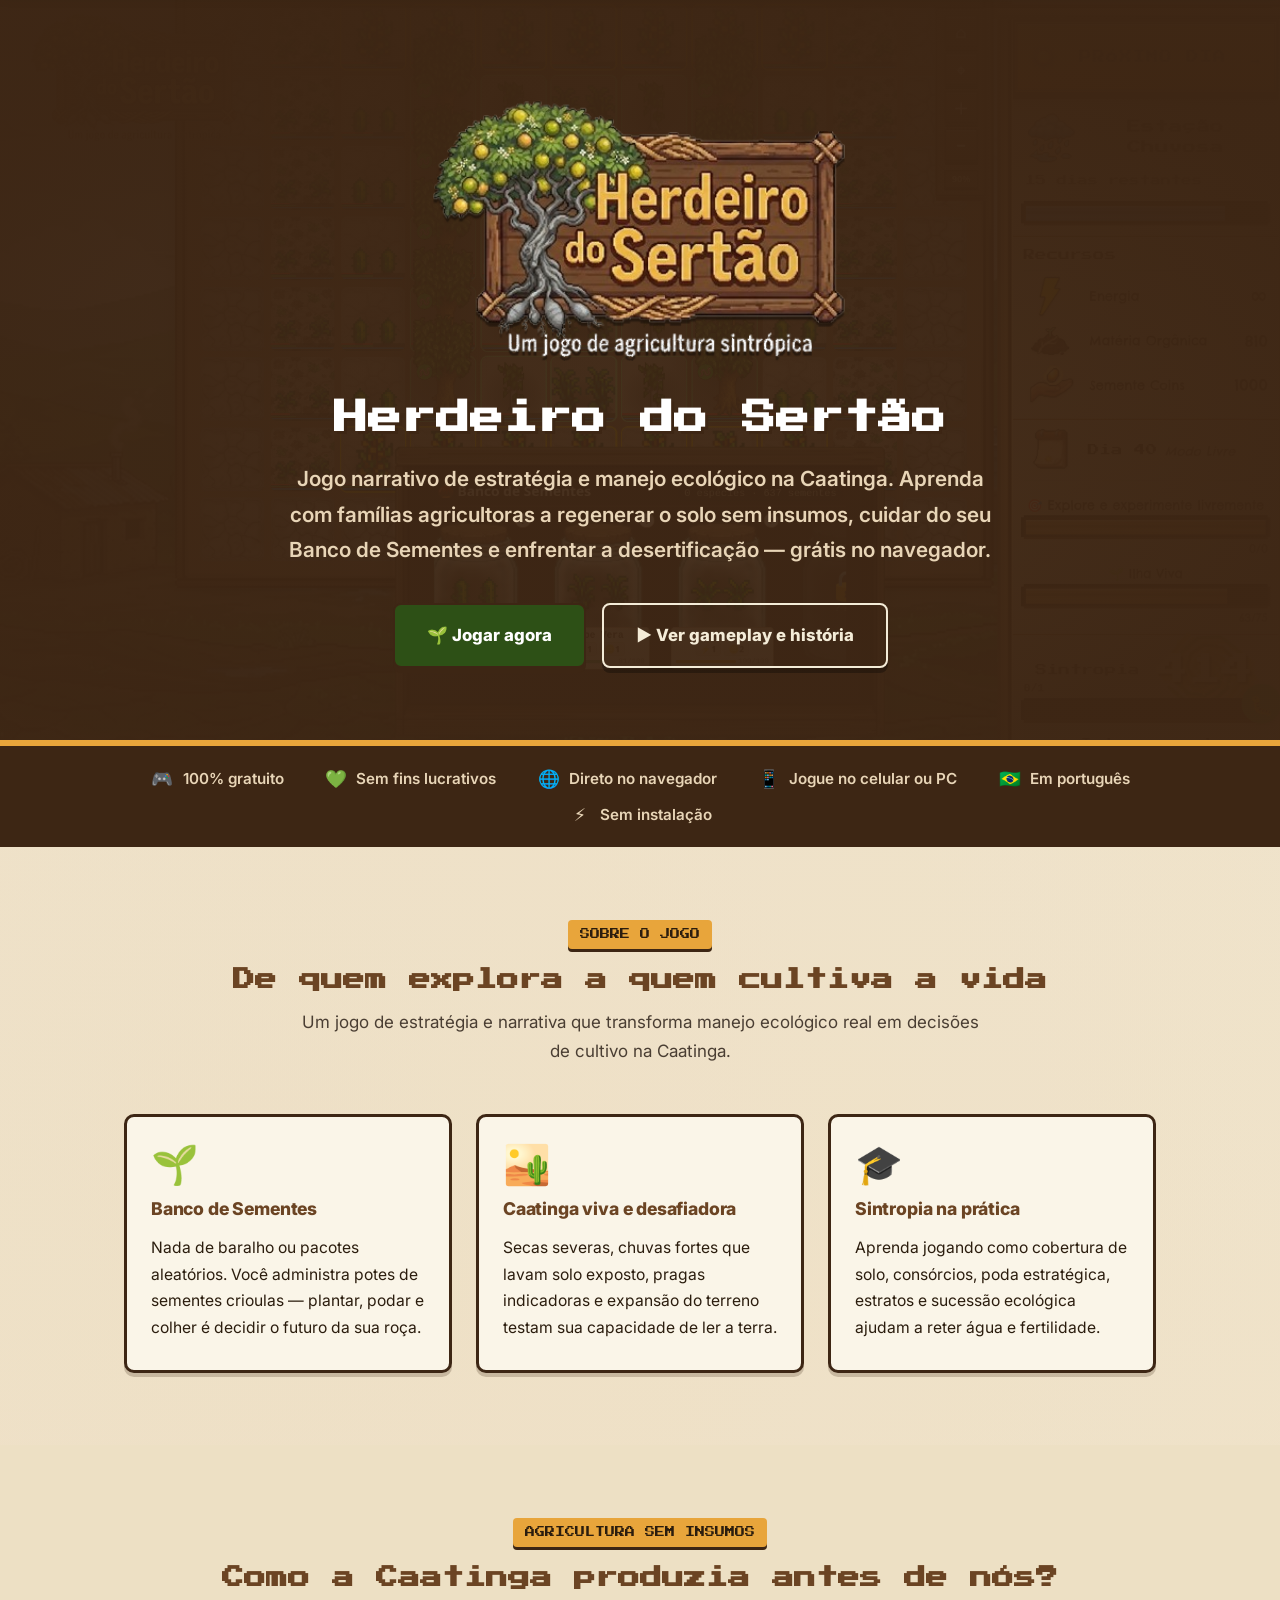
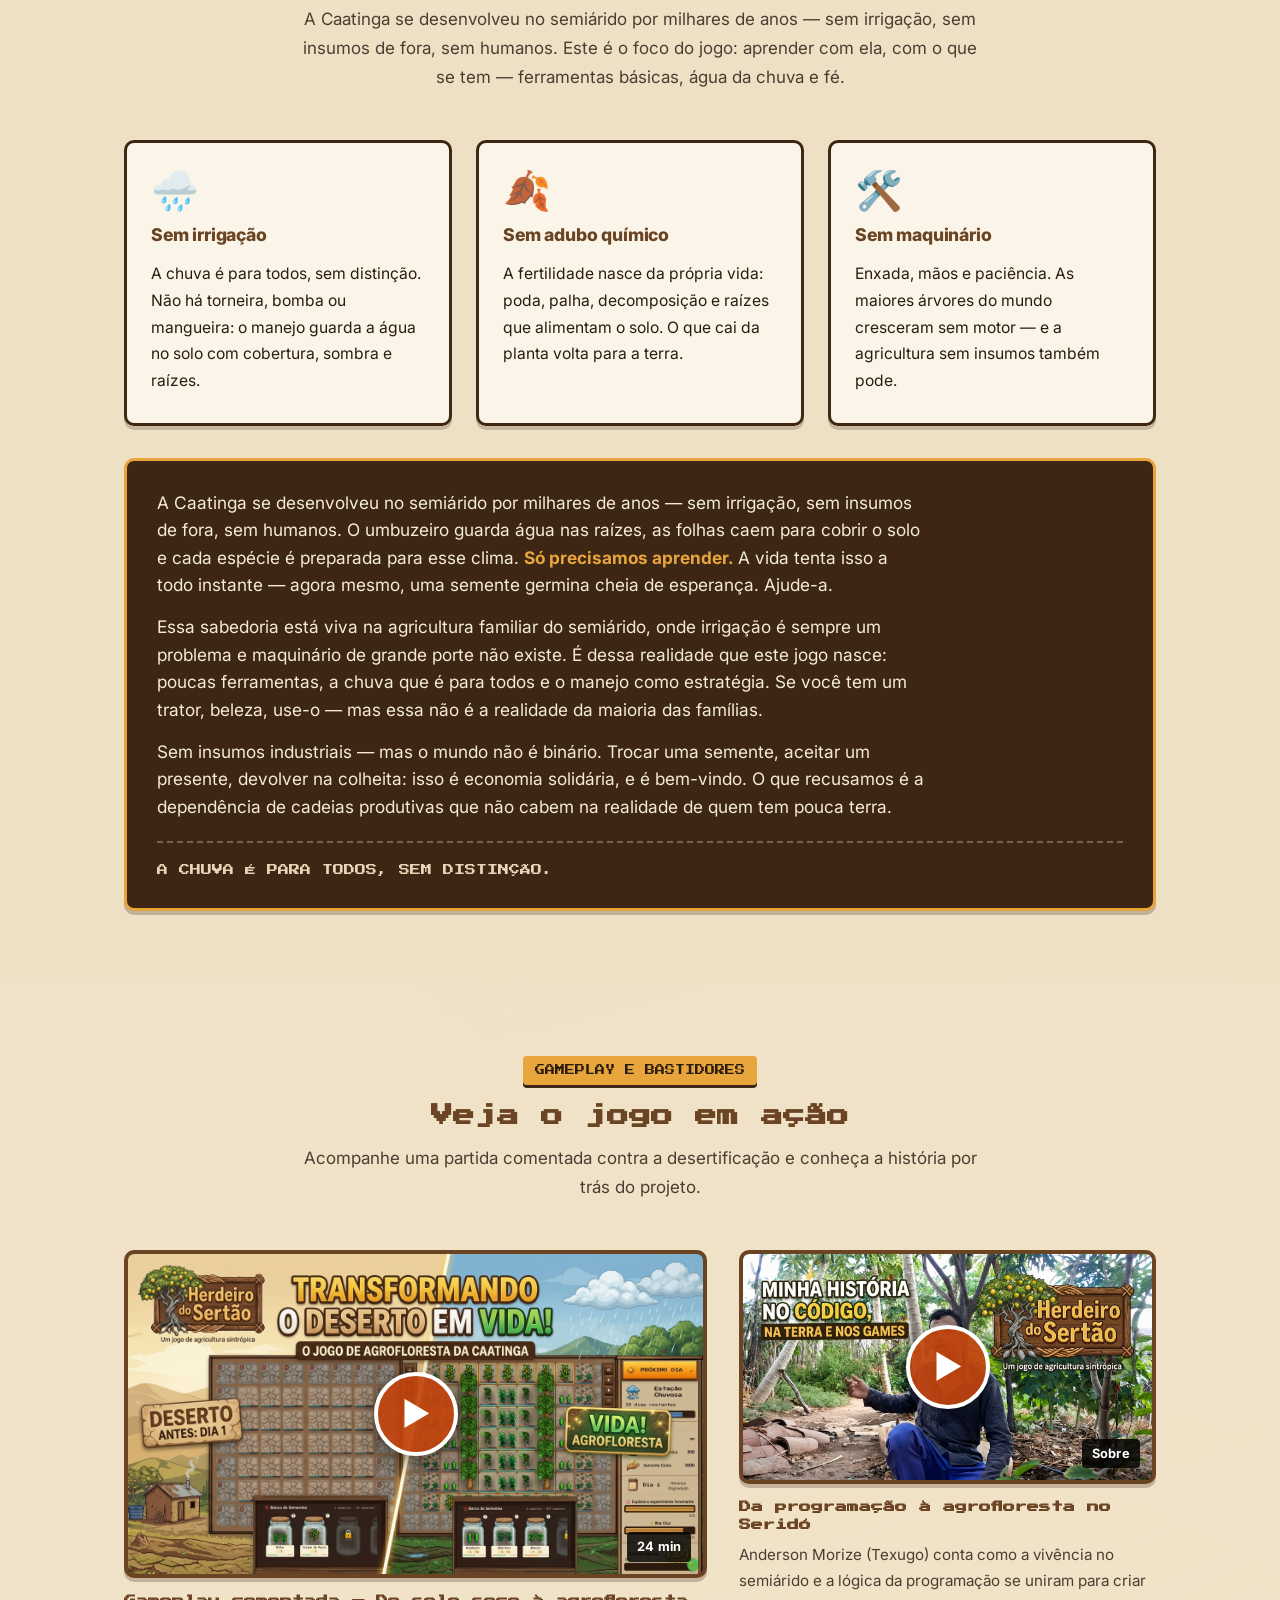
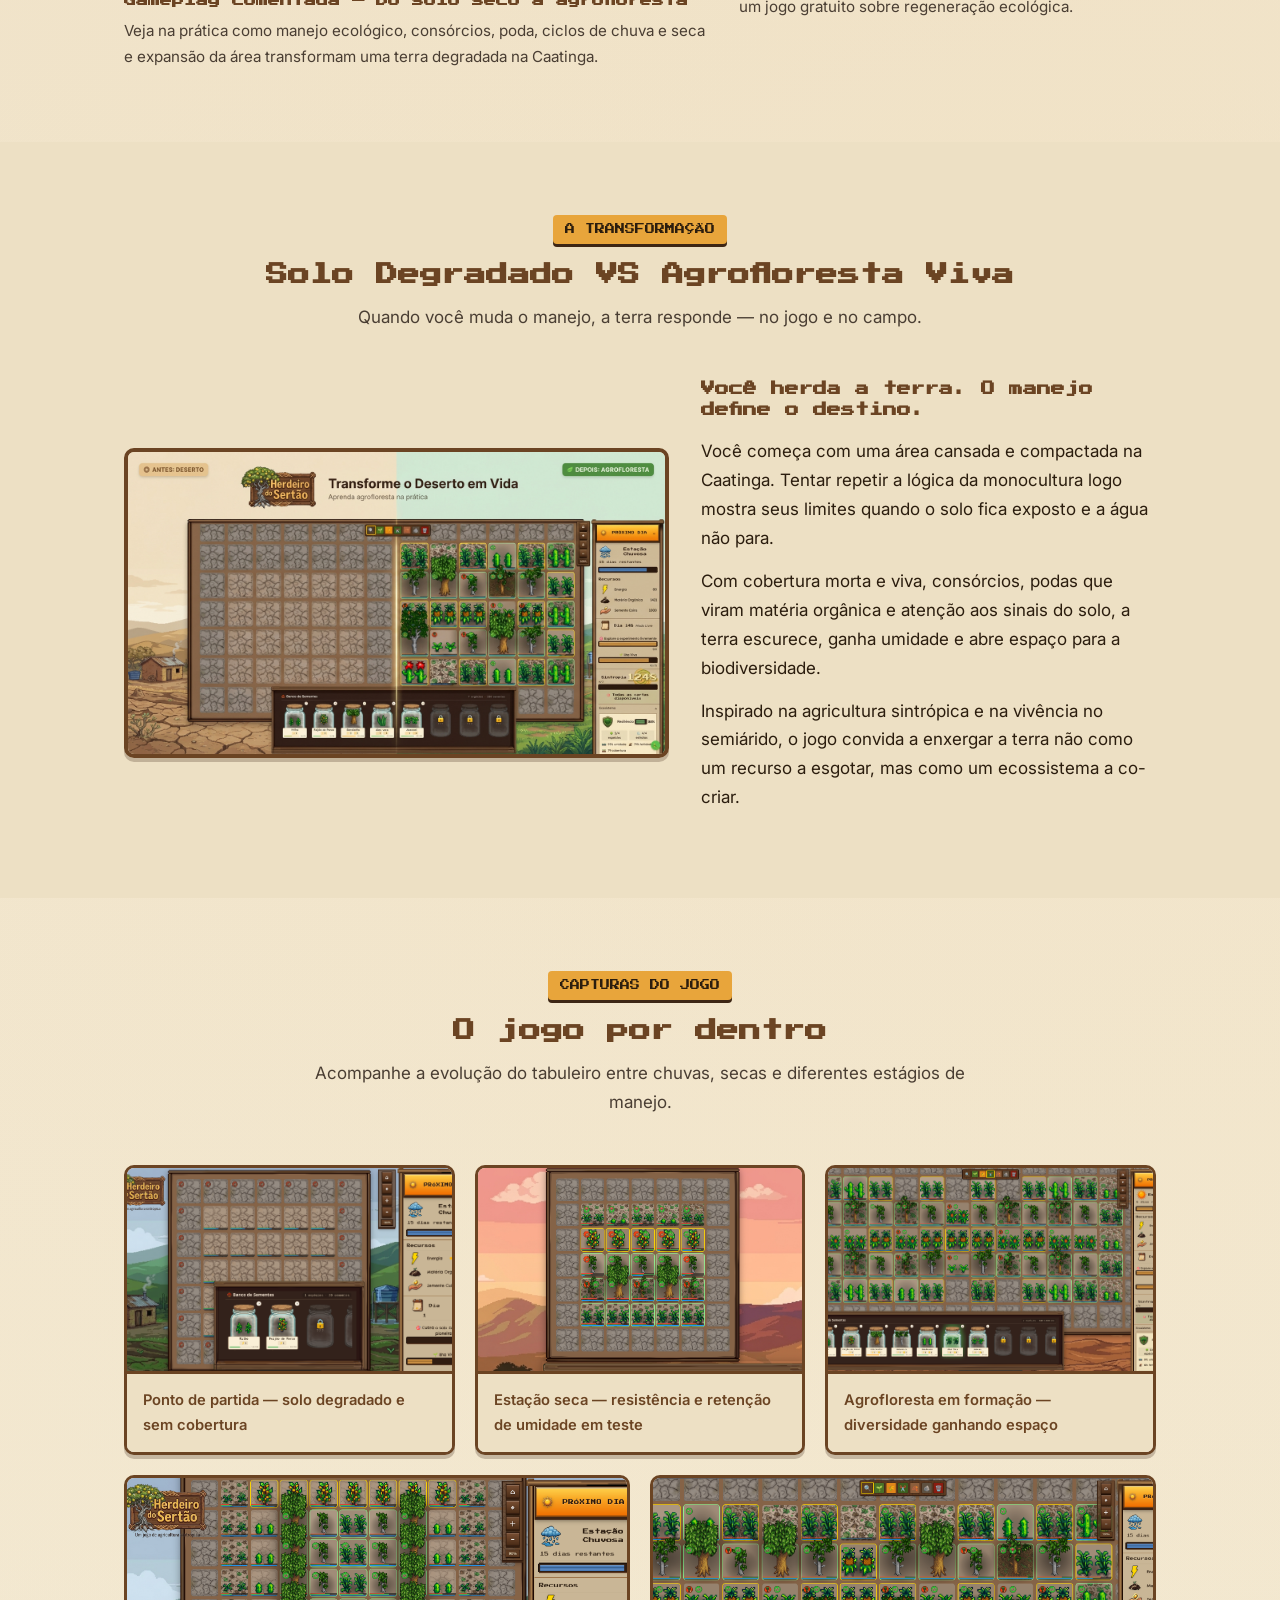
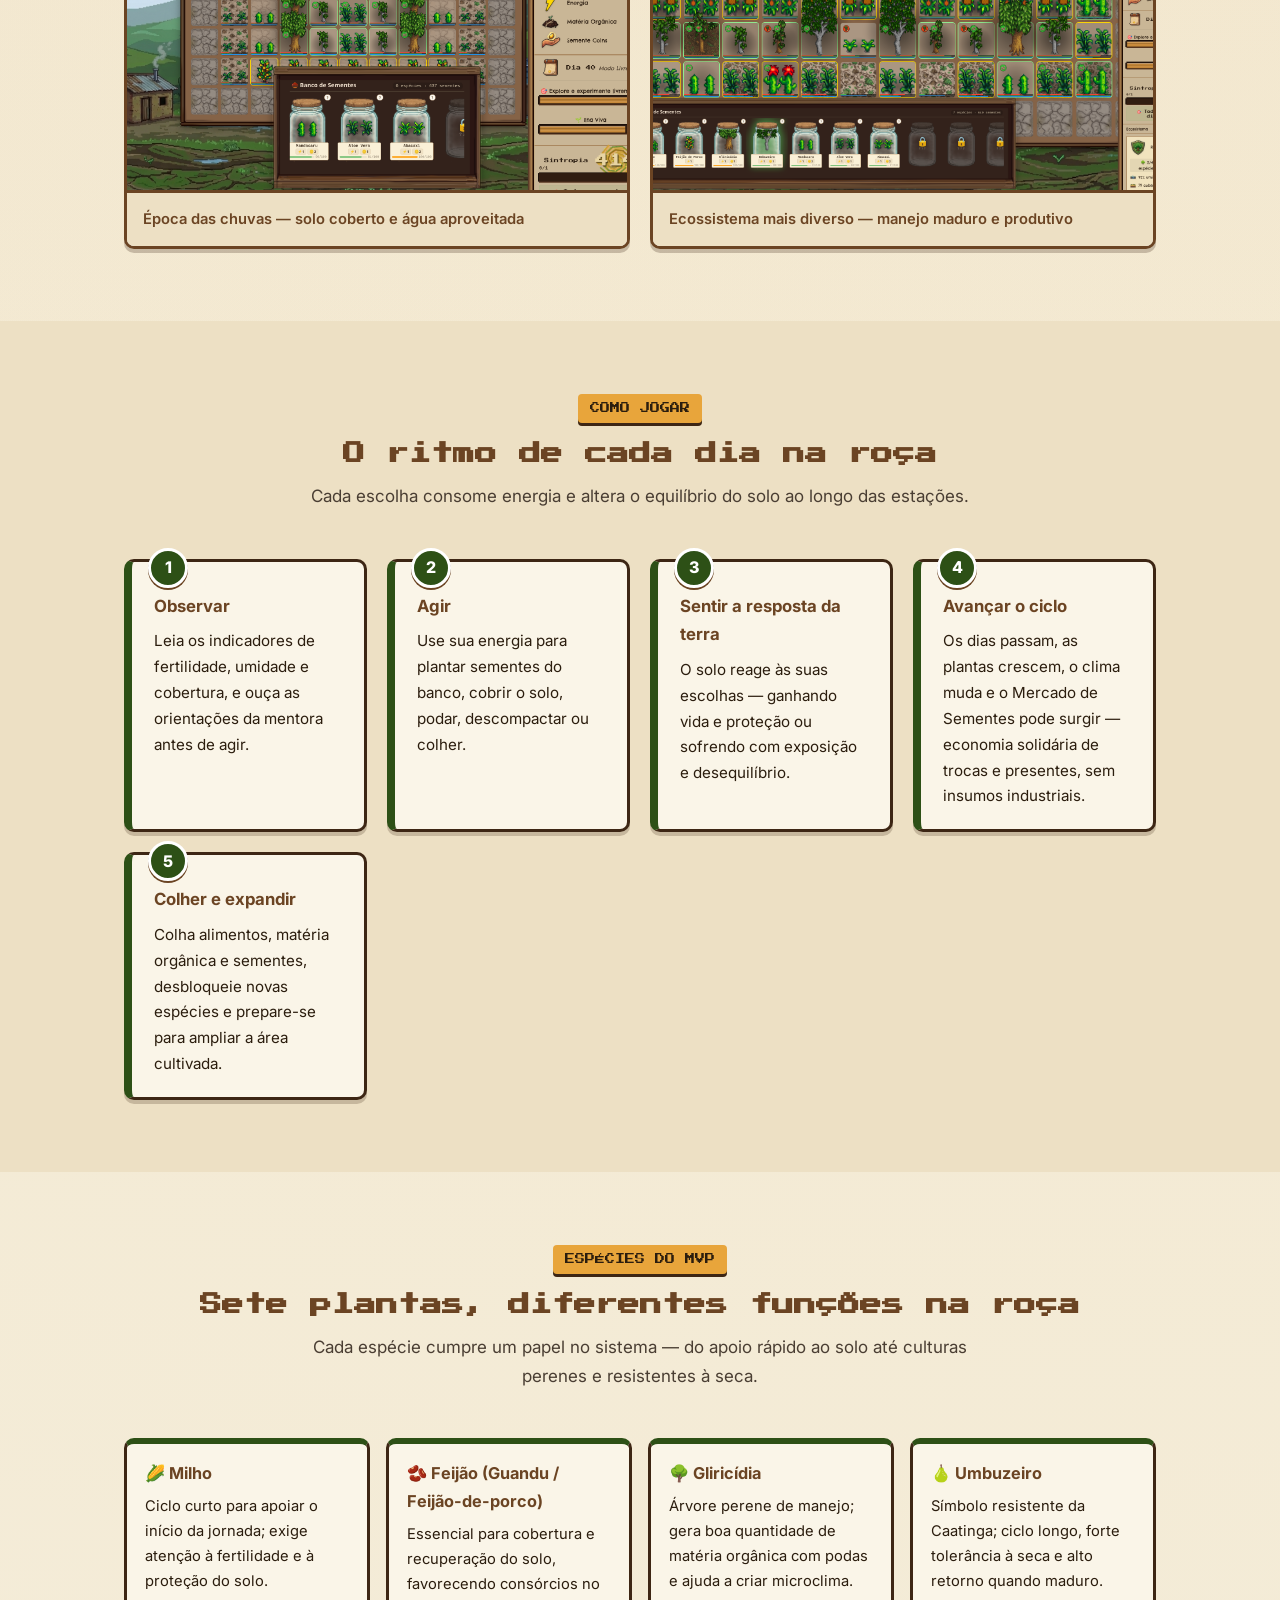
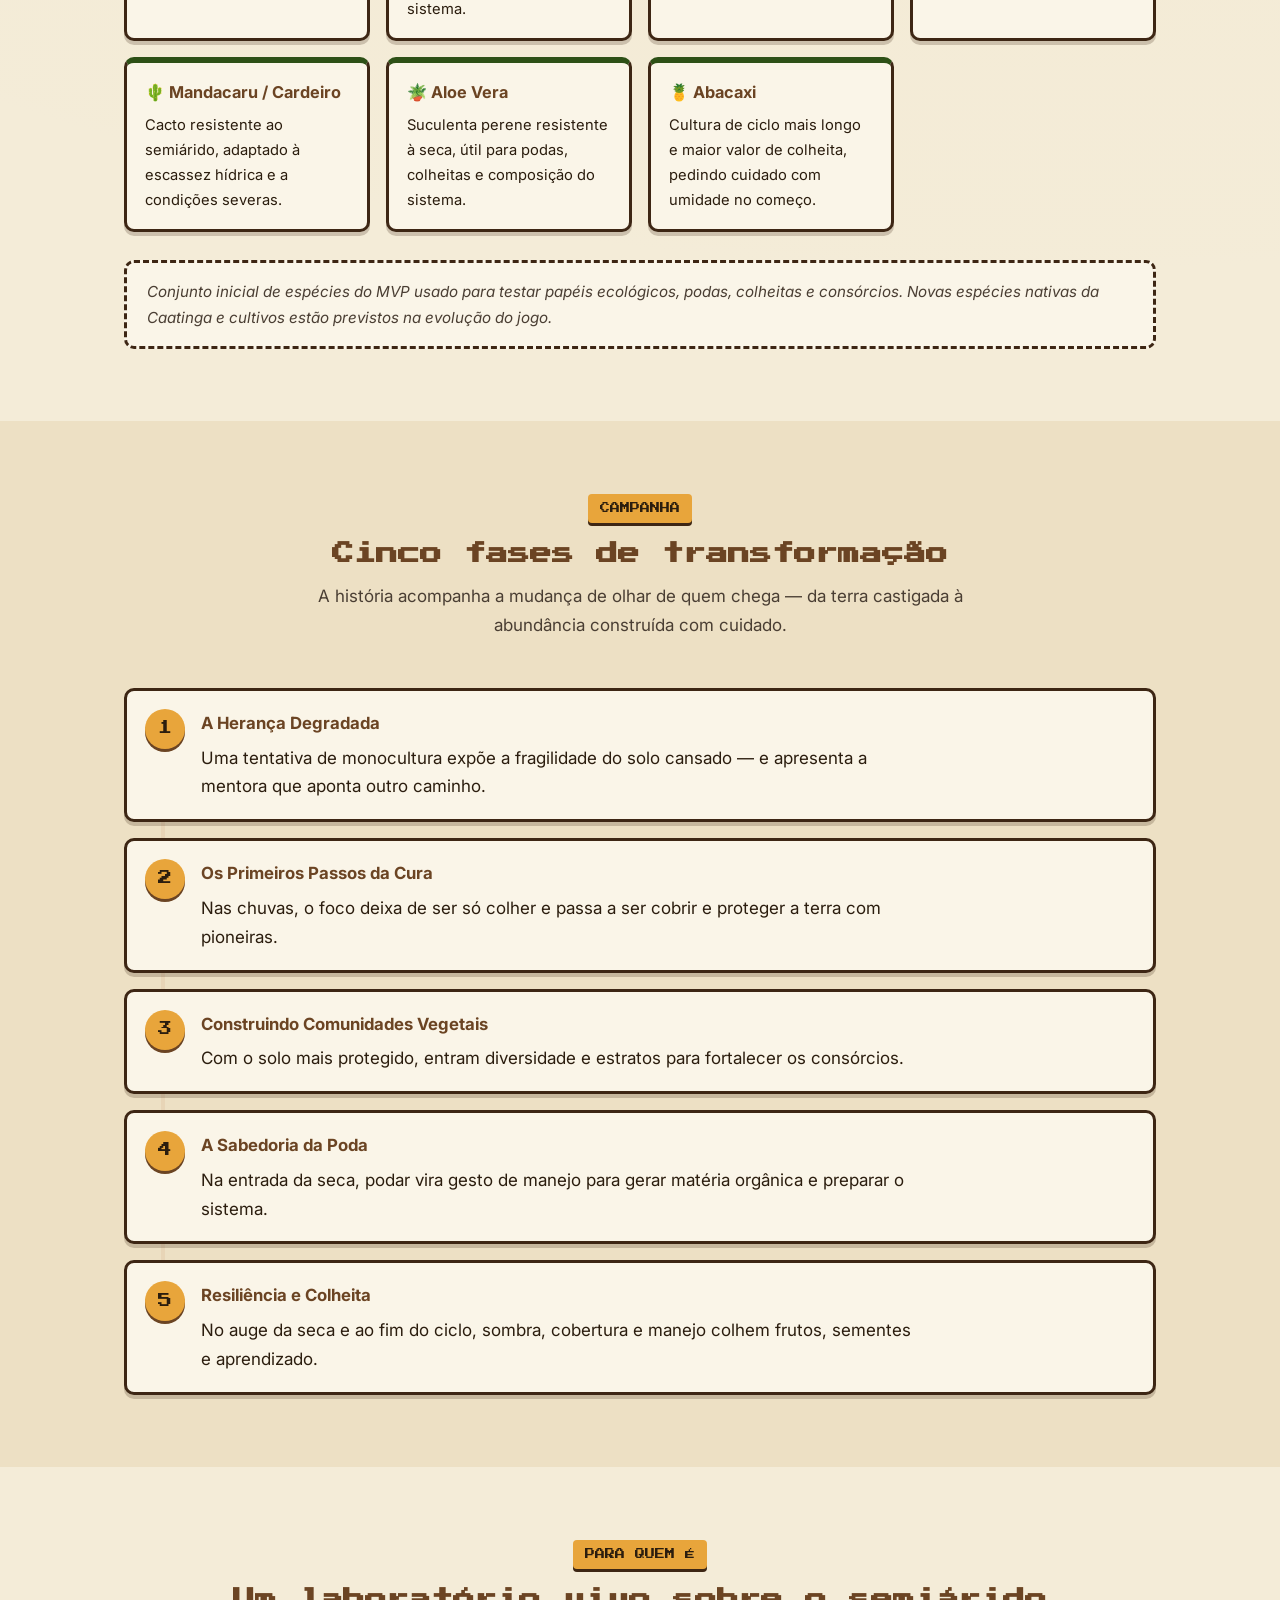
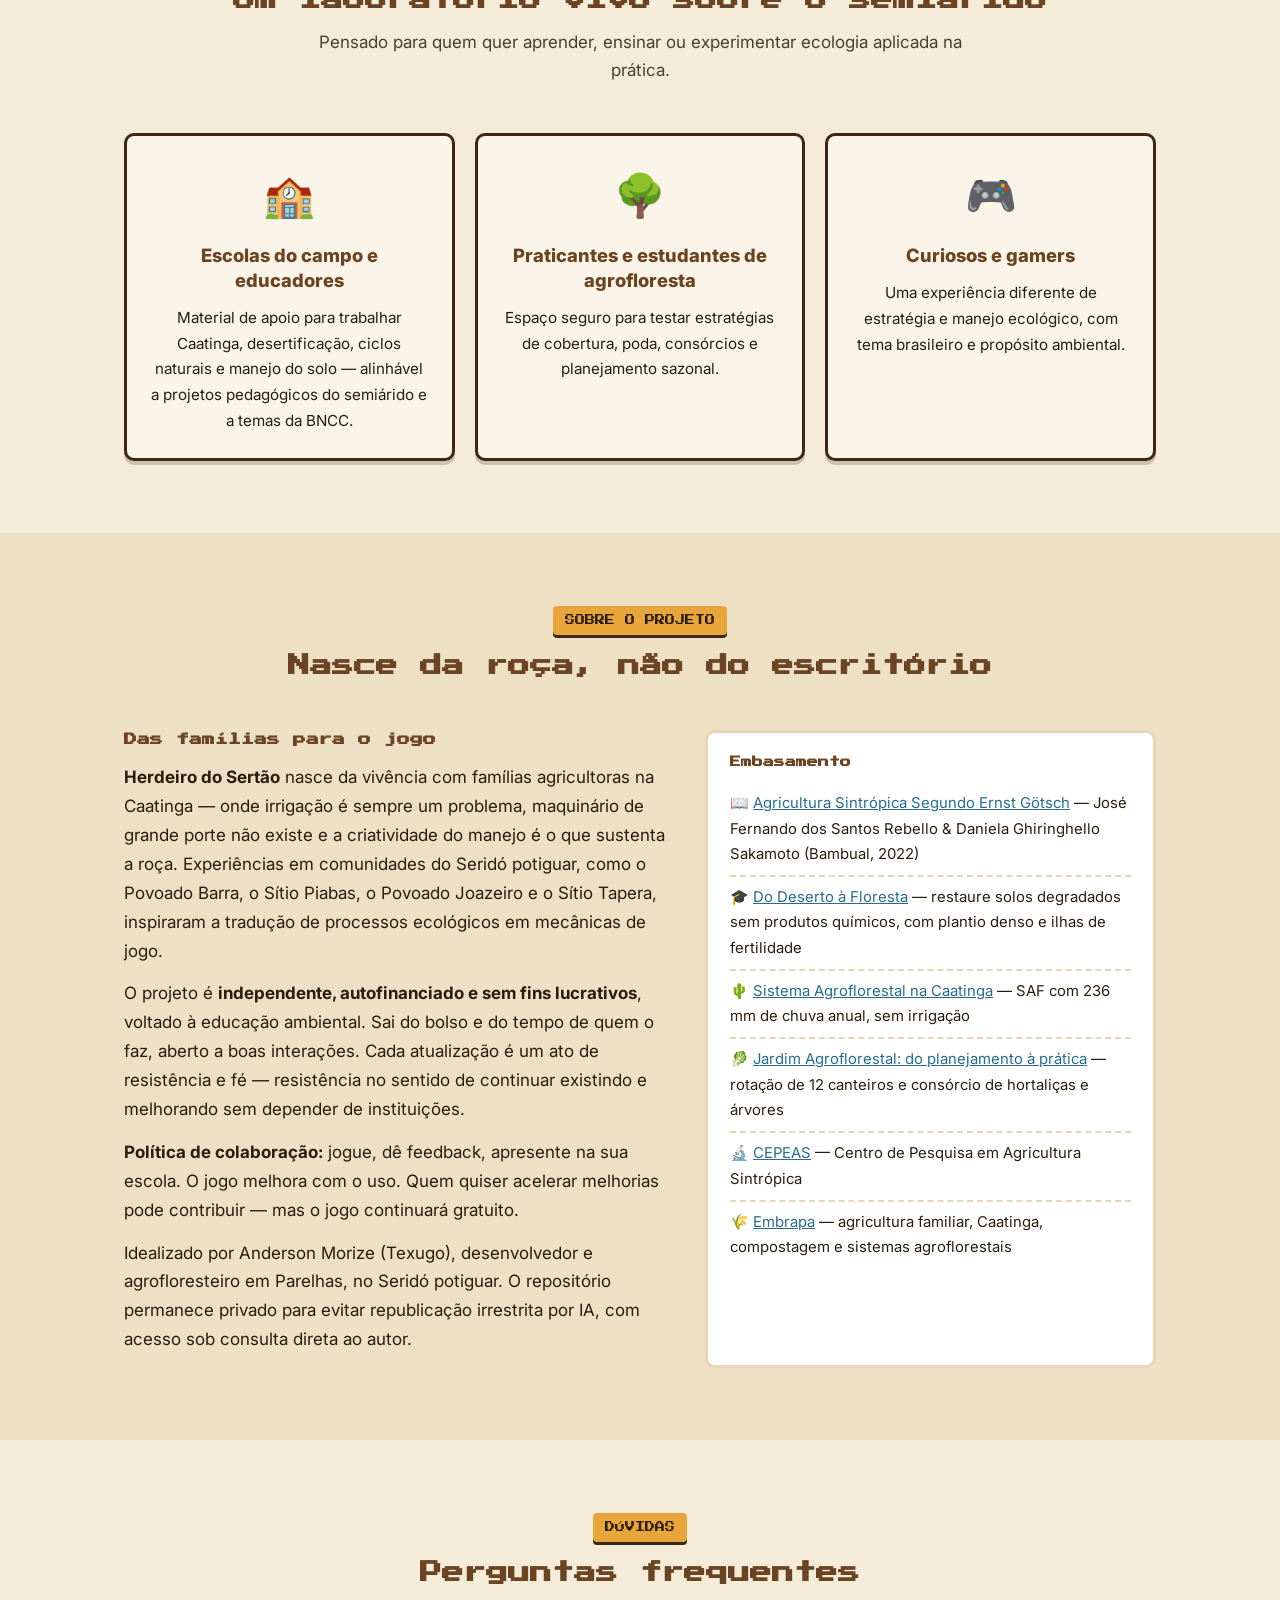
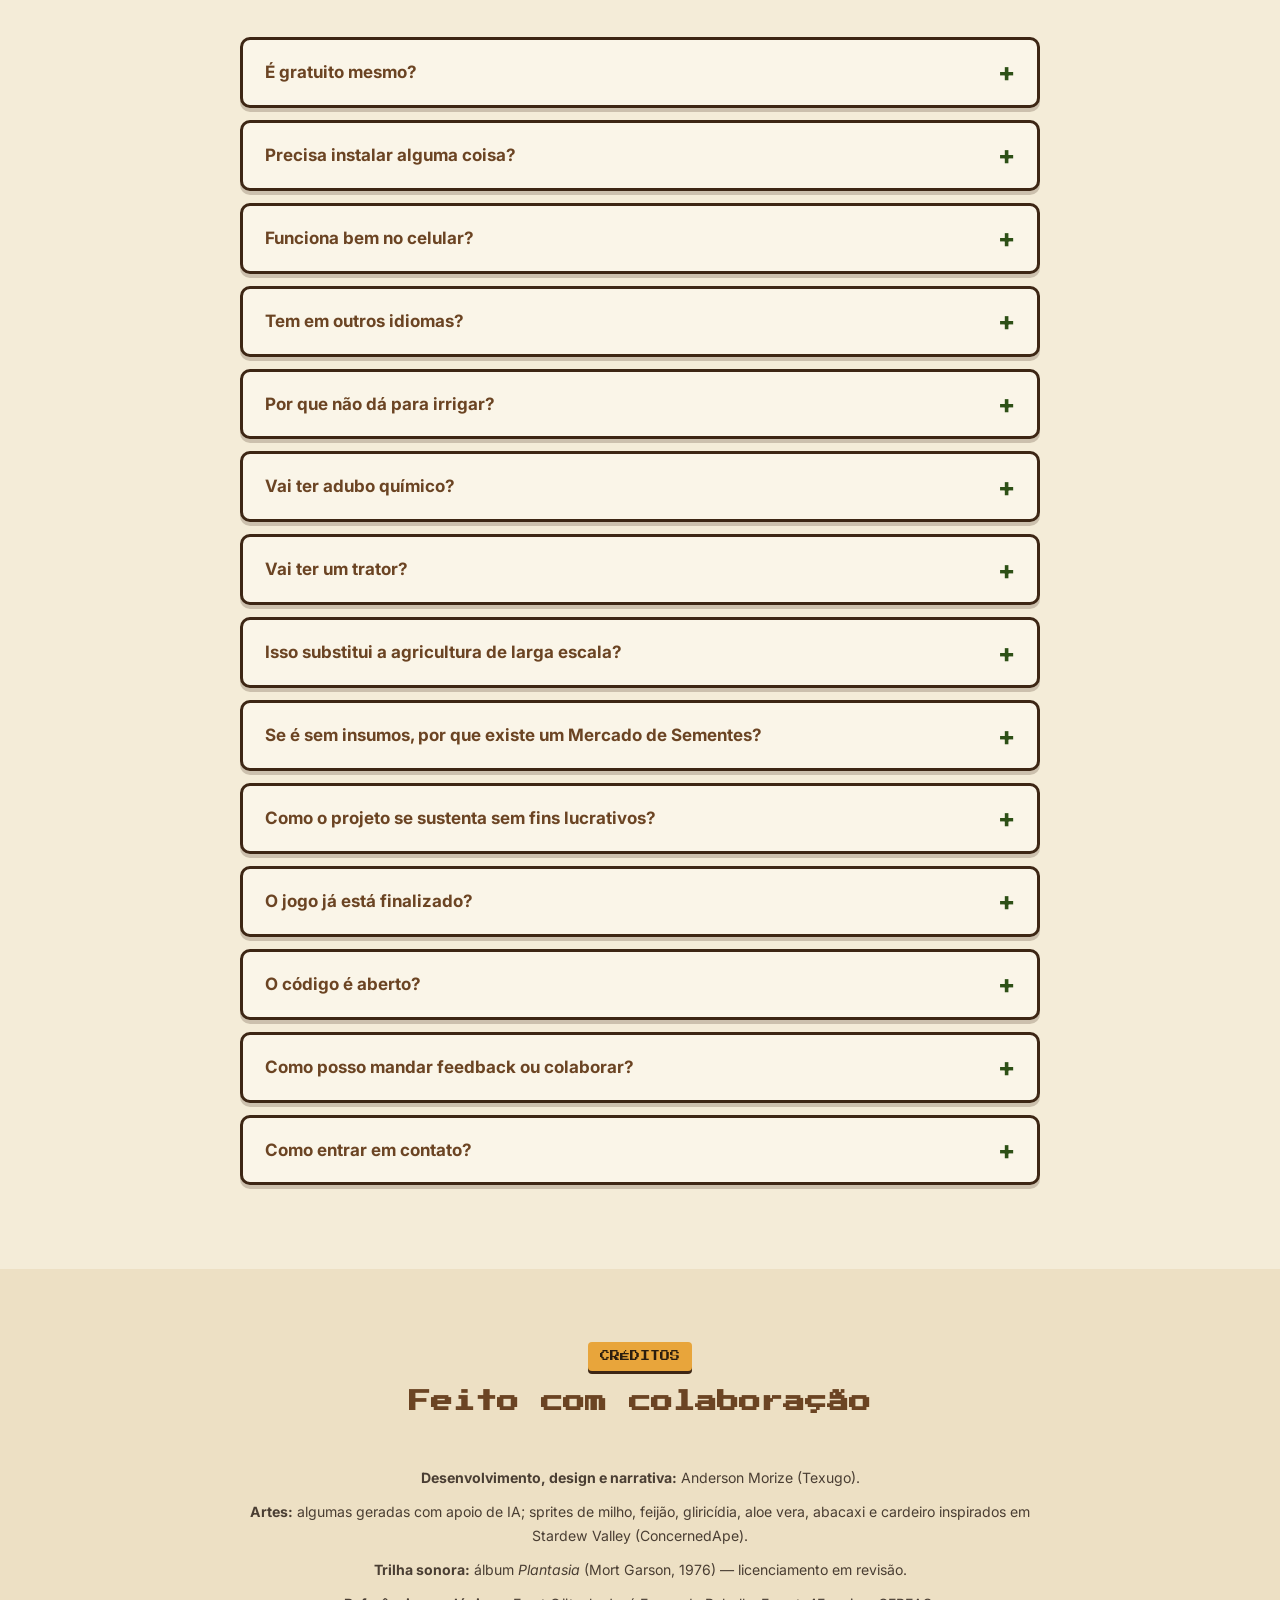
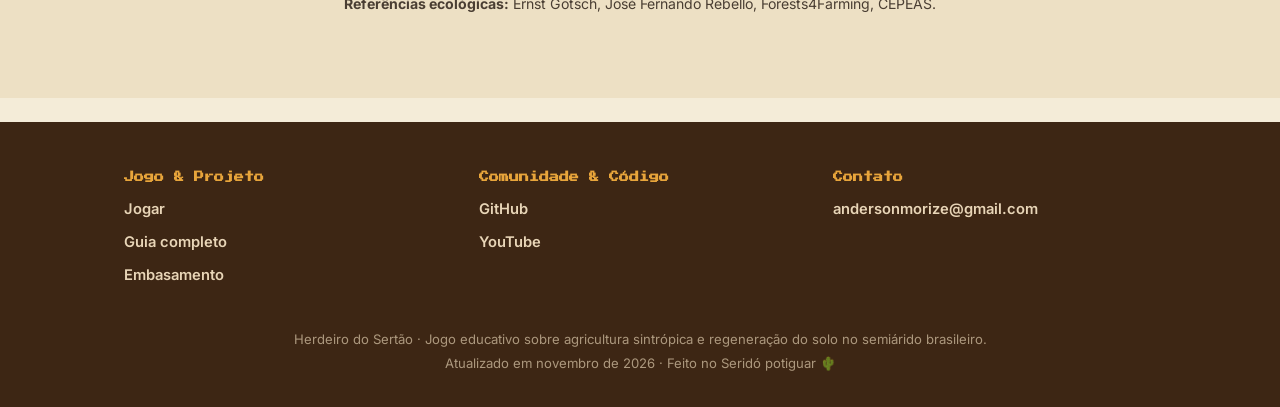
<file: index.html>
<!doctype html>
<html lang="pt-BR">
<head>
  <meta charset="UTF-8">
  <meta name="viewport" content="width=device-width, initial-scale=1.0">
  <title>Herdeiro do Sertão — Jogo Narrativo de Estratégia e Manejo Ecológico na Caatinga</title>
  <meta name="description" content="Jogo narrativo de estratégia e manejo ecológico na Caatinga. Aprenda com famílias agricultoras a regenerar o solo sem insumos, cuidar do seu Banco de Sementes e enfrentar a desertificação — grátis no navegador.">
  <meta name="keywords" content="jogo de agrofloresta, agricultura sintrópica, Caatinga, desertificação, semiárido, agricultura regenerativa, banco de sementes, sucessão ecológica, jogo educativo, jogo brasileiro, agroecologia">
  <meta name="robots" content="index, follow">
  <meta name="google-site-verification" content="_bJT1pCYPDF4nY5NDRAiO-MzxDMEI9wkncCp1XQNDOk" />
  <link rel="canonical" href="https://andersonmorize.github.io/herdeiro-do-sertao/">
  <link rel="alternate" hreflang="pt-BR" href="https://andersonmorize.github.io/herdeiro-do-sertao/">
  <link rel="alternate" hreflang="x-default" href="https://andersonmorize.github.io/herdeiro-do-sertao/">
  <link rel="alternate" type="text/markdown" href="/herdeiro-do-sertao/llms-full.txt">
  <link rel="icon" type="image/svg+xml" href="/herdeiro-do-sertao/vite.svg">

  <meta property="og:title" content="Herdeiro do Sertão — Jogo Narrativo de Estratégia e Manejo Ecológico na Caatinga">
  <meta property="og:description" content="Jogo narrativo de estratégia e manejo ecológico na Caatinga. Aprenda com famílias agricultoras a regenerar o solo sem insumos, cuidar do seu Banco de Sementes e enfrentar a desertificação — grátis no navegador.">
  <meta property="og:type" content="website">
  <meta property="og:url" content="https://andersonmorize.github.io/herdeiro-do-sertao/">
  <meta property="og:site_name" content="Herdeiro do Sertão">
  <meta property="og:locale" content="pt_BR">
  <meta property="og:image" content="https://andersonmorize.github.io/herdeiro-do-sertao/assets/tela-jogo-deserto-x-agrofloresta.jpg">
  <meta property="og:image:alt" content="Comparação entre área degradada e agrofloresta no jogo Herdeiro do Sertão">
  <meta name="twitter:card" content="summary_large_image">
  <meta name="twitter:title" content="Herdeiro do Sertão">
  <meta name="twitter:description" content="Jogo narrativo de estratégia e manejo ecológico na Caatinga. Aprenda com famílias agricultoras a regenerar o solo sem insumos, cuidar do seu Banco de Sementes e enfrentar a desertificação — grátis no navegador.">
  <meta name="twitter:image" content="https://andersonmorize.github.io/herdeiro-do-sertao/assets/tela-jogo-deserto-x-agrofloresta.jpg">

  <link rel="preconnect" href="https://fonts.googleapis.com">
  <link rel="preconnect" href="https://fonts.gstatic.com" crossorigin>
  <link href="https://fonts.googleapis.com/css2?family=Press+Start+2P&family=Inter:wght@400;600;700;800&display=swap" rel="stylesheet">

  <script type="application/ld+json">
  {
    "@context": "https://schema.org",
    "@type": "SoftwareApplication",
    "name": "Herdeiro do Sertão",
    "applicationCategory": "GameApplication",
    "operatingSystem": "Web (navegador)",
    "description": "Jogo narrativo de estratégia e manejo ecológico na Caatinga. Aprenda com famílias agricultoras a regenerar o solo sem insumos, cuidar do seu Banco de Sementes e enfrentar a desertificação — grátis no navegador.",
    "url": "https://andersonmorize.github.io/herdeiro-do-sertao/",
    "author": { "@type": "Person", "name": "Anderson Morize (Texugo)" },
    "inLanguage": "pt-BR",
    "offers": { "@type": "Offer", "price": "0", "priceCurrency": "BRL", "description": "Projeto sem fins lucrativos" },
    "audience": { "@type": "EducationalAudience", "educationalRole": "student" },
    "isAccessibleForFree": true,
    "gamePlatform": "Web browser"
  }
  </script>

  <style>
    :root {
      --ink: #2b1d0e;
      --paper: #f4ecd8;
      --paper-2: #ede0c4;
      --sand: #e8d5b7;
      --soil: #6b4423;
      --soil-dark: #3d2614;
      --leaf: #2d5016;
      --leaf-light: #4a7c28;
      --water: #2a6b8a;    /* contraste AA sobre --paper e --paper-2 */
      --sun: #e8a53b;
      --rust: #c1440e;
      --muted: #4a3e33;    /* contraste AAA sobre --paper e --paper-2 */
      --radius: 10px;
      --shadow: 0 4px 0 rgba(61, 38, 20, .25);
    }
    /* Foco visível global — acessibilidade de teclado */
    a:focus-visible,
    button:focus-visible,
    summary:focus-visible,
    .video-embed:focus-visible,
    .cta:focus-visible {
      outline: 3px solid var(--sun);
      outline-offset: 3px;
      border-radius: 4px;
    }
    * { box-sizing: border-box; margin: 0; padding: 0; }
    html { scroll-behavior: smooth; }
    body {
      font-family: 'Inter', system-ui, -apple-system, 'Segoe UI', Roboto, sans-serif;
      background: var(--paper); color: var(--ink);
      line-height: 1.7; font-size: 17px;
      background-image:
        radial-gradient(circle at 20% 10%, rgba(232, 213, 183, .5) 0, transparent 40%),
        radial-gradient(circle at 80% 30%, rgba(232, 165, 59, .08) 0, transparent 40%);
    }
    /* Limita a medida do texto corrido a ~65 caracteres */
    .section-head p,
    .card p,
    .step p,
    .sp p,
    .phase p,
    .persona p,
    .about p,
    .faq details p,
    .video-caption p {
      max-width: 65ch;
    }
    .container { max-width: 1080px; margin: 0 auto; padding: 0 24px; }
    .pixel { font-family: 'Press Start 2P', monospace; letter-spacing: 0; }

    /* ---------- HERO ---------- */
    .hero {
      position: relative; padding: 96px 0 72px; text-align: center;
      background:
        radial-gradient(ellipse at center, rgba(61,38,20,.55) 0%, rgba(61,38,20,.92) 80%),
        linear-gradient(180deg, rgba(61,38,20,.92) 0%, rgba(61,38,20,.78) 100%),
        url('assets/tela-complata-chuva-plantas.png') center/cover no-repeat;
      color: var(--paper);
      border-bottom: 6px solid var(--sun);
    }
    .hero .logo {
      max-width: 420px; width: 80%; height: auto; margin: 0 auto 28px;
      filter: drop-shadow(0 4px 0 rgba(0,0,0,.4));
    }
    .hero h1 {
      font-family: 'Press Start 2P', monospace;
      font-size: clamp(20px, 3.6vw, 34px);
      line-height: 1.35; margin-bottom: 20px;
      text-shadow: 3px 3px 0 var(--soil-dark);
      color: #fff;
    }
    .hero .tagline {
      font-size: clamp(1.05rem, 1.8vw, 1.3rem);
      max-width: 720px; margin: 0 auto 36px;
      color: var(--sand); font-weight: 600;
    }
    .hero .cta-row { display: flex; gap: 16px; justify-content: center; flex-wrap: wrap; }
    .cta {
      display: inline-flex; align-items: center; gap: 10px;
      background: var(--leaf); color: #fff;
      padding: 16px 32px; border-radius: 8px;
      text-decoration: none; font-weight: 800; font-size: 1.05rem;
      box-shadow: 0 5px 0 var(--soil-dark);
      border: 2px solid var(--soil-dark);
      transition: transform .1s, box-shadow .1s;
    }
    .cta:hover { transform: translateY(2px); box-shadow: 0 3px 0 var(--soil-dark); }
    .cta:focus-visible { outline: 3px solid var(--sun); outline-offset: 3px; }
    .cta.secondary {
      background: transparent; color: var(--paper);
      border-color: var(--paper); box-shadow: 0 5px 0 rgba(0,0,0,.3);
    }
    .cta.secondary:hover { box-shadow: 0 3px 0 rgba(0,0,0,.3); }

    /* ---------- TRUST BAR ---------- */
    .trust {
      background: var(--soil-dark); color: var(--sand);
      padding: 20px 0; font-size: .95rem;
    }
    .trust ul {
      list-style: none; display: flex; flex-wrap: wrap;
      justify-content: center; gap: 12px 40px;
    }
    .trust li {
      display: flex; align-items: center; gap: 8px;
      font-weight: 600; line-height: 1;
    }
    .trust .ico {
      font-size: 1.1rem; line-height: 1;
      display: inline-grid; place-items: center;
      width: 1.4em; height: 1.4em;
    }

    /* ---------- SECTION SHELL ---------- */
    main { padding: 0 0 24px; }
    section.block { padding: 72px 0; }
    section.block:nth-child(even) { background: var(--paper-2); }
    .section-head { text-align: center; margin-bottom: 48px; }
    .section-head .kicker {
      display: inline-block; background: var(--sun); color: var(--ink);
      font-family: 'Press Start 2P', monospace; font-size: 10px;
      padding: 6px 12px; border-radius: 4px; margin-bottom: 16px;
      box-shadow: 0 3px 0 var(--soil-dark);
    }
    .section-head h2 {
      font-family: 'Press Start 2P', monospace;
      font-size: clamp(15px, 2.4vw, 22px);
      color: var(--soil); line-height: 1.4;
      margin-bottom: 12px;
    }
    .section-head p { color: var(--muted); max-width: 680px; margin: 0 auto; }

    /* ---------- FEATURE CARDS ---------- */
    .cards { display: grid; grid-template-columns: repeat(auto-fit, minmax(260px, 1fr)); gap: 24px; }
    .card {
      background: #faf5e8;
      border: 3px solid var(--soil-dark);
      border-radius: var(--radius); padding: 28px 24px;
      box-shadow: 0 4px 0 rgba(61, 38, 20, .22);
      transition: transform .15s;
    }
    .card:hover { transform: translateY(-4px); }
    .card .emoji { font-size: 2.4rem; line-height: 1; margin-bottom: 14px; display: block; }
    .card h3 {
      font-family: 'Inter', system-ui, sans-serif;
      font-weight: 800; font-size: 1.1rem;
      color: var(--soil); margin-bottom: 14px; line-height: 1.35;
      letter-spacing: -0.01em;
    }
    .card p { font-size: .98rem; color: var(--ink); }

    /* ---------- VIDEOS ---------- */
    .video-grid { display: grid; grid-template-columns: 1fr; gap: 32px; }
    @media (min-width: 860px) { .video-grid { grid-template-columns: 1.4fr 1fr; align-items: start; } }
    .video-embed {
      position: relative; width: 100%; aspect-ratio: 16/9;
      border-radius: var(--radius); overflow: hidden; cursor: pointer;
      border: 4px solid var(--soil); box-shadow: var(--shadow);
      background: #000;
    }
    .video-embed img { width: 100%; height: 100%; object-fit: cover; display: block; }
    .video-embed .badge {
      position: absolute; bottom: 12px; right: 12px;
      background: rgba(0, 0, 0, .82); color: #fff;
      font-size: .8rem; font-weight: 700;
      padding: 4px 10px; border-radius: 4px;
      letter-spacing: .02em;
      pointer-events: none;
    }
    .video-embed .play {
      position: absolute; inset: 0; margin: auto;
      width: 84px; height: 84px; border-radius: 50%;
      background: rgba(193, 68, 14, .92); color: #fff;
      border: 4px solid #fff; font-size: 32px;
      display: grid; place-items: center;
      transition: transform .15s, background .15s;
      box-shadow: 0 6px 24px rgba(0,0,0,.5);
    }
    .video-embed:hover .play { transform: scale(1.08); background: var(--rust); }
    .video-embed iframe { width: 100%; height: 100%; border: 0; display: block; }
    .video-caption { margin-top: 14px; }
    .video-caption h3 { font-family: 'Press Start 2P', monospace; font-size: 12px; color: var(--soil); margin-bottom: 8px; line-height: 1.5; }
    .video-caption p { font-size: .95rem; color: var(--muted); }

    /* ---------- TRANSFORMATION ---------- */
    .transform {
      display: grid; grid-template-columns: 1fr; gap: 32px; align-items: center;
    }
    @media (min-width: 800px) { .transform { grid-template-columns: 1.2fr 1fr; } }
    .transform img {
      width: 100%; height: auto; border-radius: var(--radius);
      border: 4px solid var(--soil); box-shadow: var(--shadow);
    }
    .transform h3 { font-family: 'Press Start 2P', monospace; font-size: 14px; color: var(--soil); margin-bottom: 16px; line-height: 1.5; }
    .transform p { margin-bottom: 14px; }
    .transform .vs {
      display: inline-flex; align-items: center; justify-content: center;
      background: var(--rust); color: #fff;
      font-family: 'Press Start 2P', monospace; font-size: 10px;
      padding: 4px 10px; border-radius: 4px;
      margin: 0 8px; vertical-align: middle;
      line-height: 1; height: 22px;
      transform: translateY(-2px);
    }

    /* ---------- GALLERY ---------- */
    .gallery {
      display: grid;
      grid-template-columns: 1fr;
      gap: 20px;
    }
    @media (min-width: 768px) {
      .gallery { grid-template-columns: repeat(6, 1fr); }
      .gallery figure:nth-child(-n+3) { grid-column: span 2; } /* 3 imagens na 1ª linha */
      .gallery figure:nth-child(n+4)  { grid-column: span 3; } /* 2 imagens na 2ª linha */
    }
    .gallery figure {
      background: #fff; border: 3px solid var(--soil); border-radius: var(--radius);
      overflow: hidden; box-shadow: var(--shadow);
    }
    .gallery img { width: 100%; display: block; aspect-ratio: 16/10; object-fit: cover; }
    .gallery figcaption {
      padding: 14px 16px; font-size: .92rem; font-weight: 600;
      color: var(--soil); background: var(--paper-2);
      border-top: 3px solid var(--soil);
    }

    /* ---------- COMO JOGAR ---------- */
    .steps { display: grid; grid-template-columns: repeat(auto-fit, minmax(240px, 1fr)); gap: 20px; counter-reset: step; }
    .step {
      background: #faf5e8;
      border: 3px solid var(--soil-dark);
      border-left: 8px solid var(--leaf);
      box-shadow: 0 4px 0 rgba(61, 38, 20, .22);
      border-radius: var(--radius); padding: 20px 22px; position: relative;
      counter-increment: step;
    }
    .step::before {
      content: counter(step); position: absolute; top: -14px; left: 16px;
      background: var(--leaf); color: #fff;
      width: 34px; height: 34px; border-radius: 50%;
      display: grid; place-items: center; font-weight: 800; font-size: 1rem;
      border: 3px solid #fff; box-shadow: 0 2px 0 var(--soil);
    }
    .step h3 { font-size: 1.05rem; color: var(--soil); margin-bottom: 8px; margin-top: 10px; }
    .step p { font-size: .95rem; }

    .species-note {
      margin-top: 28px;
      padding: 16px 20px;
      background: #faf5e8;
      border: 3px dashed var(--soil-dark);
      border-radius: var(--radius);
      color: var(--muted);
      font-size: .95rem;
      font-style: italic;
    }
    .species { display: grid; grid-template-columns: repeat(auto-fit, minmax(220px, 1fr)); gap: 16px; }
    .species .sp {
      background: #faf5e8;
      border: 3px solid var(--soil-dark);
      border-top: 6px solid var(--leaf);
      box-shadow: 0 4px 0 rgba(61, 38, 20, .22);
      border-radius: var(--radius);
      padding: 16px 18px;
    }
    .species .sp h3 { font-size: 1.02rem; color: var(--soil); margin-bottom: 6px; }
    .species .sp p { font-size: .92rem; }

    /* ---------- JOURNEY ---------- */
    .phases { display: grid; gap: 16px; }
    .phase {
      background: #faf5e8;
      border: 3px solid var(--soil-dark);
      box-shadow: 0 4px 0 rgba(61, 38, 20, .22);
      border-radius: var(--radius);
      padding: 18px 22px 18px 74px; position: relative;
    }
    .phase .num {
      position: absolute; left: 18px; top: 18px;
      width: 40px; height: 40px; border-radius: 50%;
      background: var(--sun); color: var(--ink);
      display: grid; place-items: center; font-family: 'Press Start 2P', monospace; font-size: 14px;
      box-shadow: 0 3px 0 var(--soil);
    }
    .phase h3 { font-size: 1.05rem; color: var(--soil); margin-bottom: 6px; }
    @media (min-width: 720px) {
      .phases {
        position: relative;
      }
      .phases::before {
        content: '';
        position: absolute;
        left: 37px;
        top: 38px;
        bottom: 38px;
        width: 4px;
        background: var(--sand);
        z-index: 0;
      }
      .phase {
        position: relative;
        z-index: 1;
      }
      .phase .num {
        z-index: 2;
      }
    }

    /* ---------- PERSONAS ---------- */
    .personas { display: grid; grid-template-columns: repeat(auto-fit, minmax(260px, 1fr)); gap: 20px; }
    .persona {
      background: #faf5e8;
      border: 3px solid var(--soil-dark);
      box-shadow: 0 4px 0 rgba(61, 38, 20, .22);
      border-radius: var(--radius);
      padding: 24px; text-align: center;
    }
    .persona .emoji { font-size: 2.6rem; display: block; margin-bottom: 12px; }
    .persona h3 {
      font-family: 'Inter', system-ui, sans-serif;
      font-weight: 800; font-size: 1.15rem;
      color: var(--soil); margin-bottom: 12px; line-height: 1.35;
    }
    .persona p { font-size: .95rem; }

    /* ---------- ABOUT ---------- */
    .about { display: grid; grid-template-columns: 1fr; gap: 40px; }
    @media (min-width: 860px) { .about { grid-template-columns: 1.2fr 1fr; } }
    .about h3 { font-family: 'Press Start 2P', monospace; font-size: 13px; color: var(--soil); margin-bottom: 14px; line-height: 1.5; }
    .about p { margin-bottom: 14px; }
    .about .refs { background: #fff; border: 3px solid var(--sand); border-radius: var(--radius); padding: 22px; }
    .about .refs h4 { font-family: 'Press Start 2P', monospace; font-size: 11px; color: var(--soil); margin-bottom: 12px; line-height: 1.5; }
    .about .refs ul { list-style: none; padding: 0; }
    .about .refs li { padding: 8px 0; border-bottom: 2px dashed var(--sand); font-size: .93rem; }
    .about .refs li:last-child { border-bottom: 0; }
    .about .refs a { color: var(--water); text-decoration: underline; }

    /* ---------- SEM INSUMOS ---------- */
    .no-inputs { display: grid; grid-template-columns: repeat(auto-fit, minmax(260px, 1fr)); gap: 24px; }
    .manifesto {
      margin-top: 32px; padding: 28px 30px;
      background: var(--soil-dark); color: var(--paper);
      border: 3px solid var(--sun); border-radius: var(--radius);
      box-shadow: var(--shadow);
    }
    .manifesto p { font-size: 1.08rem; line-height: 1.6; max-width: 70ch; }
    .manifesto p + p { margin-top: 14px; }
    .manifesto strong { color: var(--sun); }
    .manifesto .rain {
      display: block; margin-top: 20px; padding-top: 18px;
      border-top: 2px dashed rgba(232, 213, 183, .35);
      font-family: 'Press Start 2P', monospace; font-size: 11px;
      line-height: 1.8; color: var(--sand);
    }

    /* ---------- FAQ ---------- */
    .faq { max-width: 800px; margin: 0 auto; }
    .faq details {
      background: #faf5e8;
      border: 3px solid var(--soil-dark);
      box-shadow: 0 4px 0 rgba(61, 38, 20, .22);
      border-radius: var(--radius);
      margin-bottom: 12px; overflow: hidden;
    }
    .faq details[open] { border-color: var(--leaf); }
    .faq summary {
      cursor: pointer; padding: 18px 22px; font-weight: 700;
      color: var(--soil); list-style: none; position: relative;
      padding-right: 56px;
      transition: background-color .15s;
    }
    .faq summary:hover { background-color: #f0e8d0; }
    .faq details[open] summary { background-color: #f0e8d0; }
    .faq details p {
      padding: 8px 22px 22px;
      color: var(--ink); font-size: .96rem;
      line-height: 1.65;
    }
    .faq details p a {
      color: var(--water);
      text-decoration: underline;
      text-underline-offset: 2px;
    }
    .faq summary::-webkit-details-marker { display: none; }
    .faq summary::after {
      content: '+'; position: absolute; right: 22px; top: 50%;
      transform: translateY(-50%); font-size: 1.6rem; font-weight: 800;
      color: var(--leaf); transition: transform .2s;
    }
    .faq details[open] summary::after { transform: translateY(-50%) rotate(45deg); }

    /* ---------- CREDITS ---------- */
    .credits { font-size: .88rem; color: var(--muted); max-width: 800px; margin: 0 auto; text-align: center; }
    .credits p { margin-bottom: 10px; }
    .credits a { color: var(--water); }

    /* ---------- FOOTER ---------- */
    footer {
      background: var(--soil-dark); color: var(--sand);
      padding: 48px 0 32px; text-align: center; font-size: .92rem;
    }
    .footer-cols {
      display: grid;
      grid-template-columns: repeat(auto-fit, minmax(200px, 1fr));
      gap: 32px;
      text-align: left;
      margin-bottom: 32px;
    }
    .footer-cols h4 {
      font-family: 'Press Start 2P', monospace;
      font-size: 10px; color: var(--sun);
      margin-bottom: 12px; line-height: 1.5;
    }
    .footer-cols ul { list-style: none; padding: 0; }
    .footer-cols li { margin-bottom: 8px; }
    .footer-cols a {
      color: var(--sand); text-decoration: none;
      border-bottom: 2px dotted transparent;
      transition: border-color .15s, color .15s;
    }
    .footer-cols a:hover { color: #fff; border-bottom-color: var(--sun); }
    footer a { color: var(--sand); text-decoration: none; font-weight: 600; border-bottom: 2px dotted transparent; }
    footer a:hover { color: #fff; border-bottom-color: var(--sun); }
    footer .meta { color: rgba(232, 213, 183, .65); font-size: .82rem; line-height: 1.8; }

    /* ---------- STICKY CTA ---------- */
    .sticky-cta {
      position: fixed; top: 0; left: 0; right: 0; z-index: 100;
      background: var(--soil-dark);
      border-bottom: 3px solid var(--sun);
      box-shadow: 0 4px 16px rgba(0, 0, 0, .25);
      transform: translateY(-120%);
      transition: transform .25s ease;
    }
    .sticky-cta.visible { transform: translateY(0); }
    .sticky-cta-inner {
      display: flex; align-items: center; justify-content: space-between;
      gap: 16px; padding: 10px 24px;
    }
    .sticky-cta-label {
      font-family: 'Press Start 2P', monospace;
      font-size: 11px; line-height: 1.6; color: var(--sand);
      text-shadow: 2px 2px 0 var(--soil);
    }
    .sticky-cta-btn {
      padding: 10px 22px; font-size: .95rem;
      box-shadow: 0 3px 0 var(--soil);
    }
    .sticky-cta-btn:hover { box-shadow: 0 1px 0 var(--soil); }
    @media (min-width: 720px) {
      html { scroll-padding-top: 78px; }
    }
    /* Mobile: botão flutuante discreto, em vez de barra fixa */
    @media (max-width: 719px) {
      .sticky-cta {
        top: auto; bottom: 16px; left: auto; right: 16px;
        width: auto; max-width: calc(100% - 32px);
        background: transparent; border: 0; box-shadow: none;
        transform: translateY(200%);
      }
      .sticky-cta-inner { display: block; padding: 0; }
      .sticky-cta-label { display: none; }
      .sticky-cta-btn {
        border-radius: 999px; padding: 14px 22px; font-size: 1rem;
        box-shadow: 0 4px 0 var(--soil-dark), 0 6px 20px rgba(0, 0, 0, .35);
      }
      .sticky-cta-btn:hover { box-shadow: 0 2px 0 var(--soil-dark), 0 6px 20px rgba(0, 0, 0, .35); }
    }

    /* ---------- MOTION ---------- */
    @media (prefers-reduced-motion: reduce) {
      * { transition: none !important; animation: none !important; }
      html { scroll-behavior: auto; }
    }
  </style>
</head>
<body>

<!-- ========== HERO ========== -->
<header class="hero">
  <div class="container">
    <img class="logo" src="assets/logo.png" alt="Herdeiro do Sertão — logotipo" loading="eager" onerror="this.style.display='none'">
    <h1>Herdeiro do Sertão</h1>
    <p class="tagline">Jogo narrativo de estratégia e manejo ecológico na Caatinga. Aprenda com famílias agricultoras a regenerar o solo sem insumos, cuidar do seu Banco de Sementes e enfrentar a desertificação — grátis no navegador.</p>
    <div class="cta-row">
      <a class="cta" href="/herdeiro-do-sertao/jogo/">🌱 Jogar agora</a>
      <a class="cta secondary" href="#veja-em-acao">▶ Ver gameplay e história</a>
    </div>
  </div>
</header>

<!-- ========== STICKY CTA ========== -->
<div class="sticky-cta" id="sticky-cta">
  <div class="container sticky-cta-inner">
    <span class="sticky-cta-label">Herdeiro do Sertão</span>
    <a class="cta sticky-cta-btn" href="/herdeiro-do-sertao/jogo/">🌱 Jogar agora</a>
  </div>
</div>

<!-- ========== TRUST BAR ========== -->
<div class="trust">
  <div class="container">
    <ul>
      <li><span class="ico" aria-hidden="true">🎮</span> 100% gratuito</li>
      <li><span class="ico" aria-hidden="true">💚</span> Sem fins lucrativos</li>
      <li><span class="ico" aria-hidden="true">🌐</span> Direto no navegador</li>
      <li><span class="ico" aria-hidden="true">📱</span> Jogue no celular ou PC</li>
      <li><span class="ico" aria-hidden="true">🇧🇷</span> Em português</li>
      <li><span class="ico" aria-hidden="true">⚡</span> Sem instalação</li>
    </ul>
  </div>
</div>

<main>

<!-- ========== SOBRE O JOGO ========== -->
<section class="block" id="sobre">
  <div class="container">
    <div class="section-head">
      <span class="kicker">SOBRE O JOGO</span>
      <h2>De quem explora a quem cultiva a vida</h2>
      <p>Um jogo de estratégia e narrativa que transforma manejo ecológico real em decisões de cultivo na Caatinga.</p>
    </div>
    <div class="cards">
      <article class="card">
        <span class="emoji">🌱</span>
        <h3>Banco de Sementes</h3>
        <p>Nada de baralho ou pacotes aleatórios. Você administra potes de sementes crioulas — plantar, podar e colher é decidir o futuro da sua roça.</p>
      </article>
      <article class="card">
        <span class="emoji">🏜️</span>
        <h3>Caatinga viva e desafiadora</h3>
        <p>Secas severas, chuvas fortes que lavam solo exposto, pragas indicadoras e expansão do terreno testam sua capacidade de ler a terra.</p>
      </article>
      <article class="card">
        <span class="emoji">🎓</span>
        <h3>Sintropia na prática</h3>
        <p>Aprenda jogando como cobertura de solo, consórcios, poda estratégica, estratos e sucessão ecológica ajudam a reter água e fertilidade.</p>
      </article>
    </div>
  </div>
</section>

<!-- ========== AGRICULTURA SEM INSUMOS ========== -->
<section class="block" id="sem-insumos">
  <div class="container">
    <div class="section-head">
      <span class="kicker">AGRICULTURA SEM INSUMOS</span>
      <h2>Como a Caatinga produzia antes de nós?</h2>
      <p>A Caatinga se desenvolveu no semiárido por milhares de anos — sem irrigação, sem insumos de fora, sem humanos. Este é o foco do jogo: aprender com ela, com o que se tem — ferramentas básicas, água da chuva e fé.</p>
    </div>
    <div class="no-inputs">
      <article class="card">
        <span class="emoji">🌧️</span>
        <h3>Sem irrigação</h3>
        <p>A chuva é para todos, sem distinção. Não há torneira, bomba ou mangueira: o manejo guarda a água no solo com cobertura, sombra e raízes.</p>
      </article>
      <article class="card">
        <span class="emoji">🍂</span>
        <h3>Sem adubo químico</h3>
        <p>A fertilidade nasce da própria vida: poda, palha, decomposição e raízes que alimentam o solo. O que cai da planta volta para a terra.</p>
      </article>
      <article class="card">
        <span class="emoji">🛠️</span>
        <h3>Sem maquinário</h3>
        <p>Enxada, mãos e paciência. As maiores árvores do mundo cresceram sem motor — e a agricultura sem insumos também pode.</p>
      </article>
    </div>
    <div class="manifesto">
      <p>A Caatinga se desenvolveu no semiárido por milhares de anos — sem irrigação, sem insumos de fora, sem humanos. O umbuzeiro guarda água nas raízes, as folhas caem para cobrir o solo e cada espécie é preparada para esse clima. <strong>Só precisamos aprender.</strong> A vida tenta isso a todo instante — agora mesmo, uma semente germina cheia de esperança. Ajude-a.</p>
      <p>Essa sabedoria está viva na agricultura familiar do semiárido, onde irrigação é sempre um problema e maquinário de grande porte não existe. É dessa realidade que este jogo nasce: poucas ferramentas, a chuva que é para todos e o manejo como estratégia. Se você tem um trator, beleza, use-o — mas essa não é a realidade da maioria das famílias.</p>
      <p>Sem insumos industriais — mas o mundo não é binário. Trocar uma semente, aceitar um presente, devolver na colheita: isso é economia solidária, e é bem-vindo. O que recusamos é a dependência de cadeias produtivas que não cabem na realidade de quem tem pouca terra.</p>
      <span class="rain">A CHUVA É PARA TODOS, SEM DISTINÇÃO.</span>
    </div>
  </div>
</section>

<!-- ========== VEJA EM AÇÃO ========== -->
<section class="block" id="veja-em-acao">
  <div class="container">
    <div class="section-head">
      <span class="kicker">GAMEPLAY E BASTIDORES</span>
      <h2>Veja o jogo em ação</h2>
      <p>Acompanhe uma partida comentada contra a desertificação e conheça a história por trás do projeto.</p>
    </div>
    <div class="video-grid">
      <div>
        <div class="video-embed" data-video-id="Hp4fLhX0wD8" role="button" tabindex="0" aria-label="Reproduzir gameplay de Herdeiro do Sertão">
          <img src="assets/tumbnail-gameplay-1.jpg" alt="Thumbnail do vídeo de gameplay de Herdeiro do Sertão" loading="lazy">
          <span class="play" aria-hidden="true">▶</span>
          <span class="badge">24 min</span>
        </div>
        <div class="video-caption">
          <h3>Gameplay comentada — Do solo seco à agrofloresta</h3>
          <p>Veja na prática como manejo ecológico, consórcios, poda, ciclos de chuva e seca e expansão da área transformam uma terra degradada na Caatinga.</p>
        </div>
      </div>
      <div>
        <div class="video-embed" data-video-id="YuhjSQY4jH0" role="button" tabindex="0" aria-label="Reproduzir vídeo sobre o autor e o projeto">
          <img src="assets/tumbnail-sobre-autor.jpg" alt="Thumbnail do vídeo sobre o autor de Herdeiro do Sertão" loading="lazy">
          <span class="play" aria-hidden="true">▶</span>
          <span class="badge">Sobre</span>
        </div>
        <div class="video-caption">
          <h3>Da programação à agrofloresta no Seridó</h3>
          <p>Anderson Morize (Texugo) conta como a vivência no semiárido e a lógica da programação se uniram para criar um jogo gratuito sobre regeneração ecológica.</p>
        </div>
      </div>
    </div>
  </div>
</section>

<!-- ========== A TRANSFORMAÇÃO ========== -->
<section class="block" id="transformacao">
  <div class="container">
    <div class="section-head">
      <span class="kicker">A TRANSFORMAÇÃO</span>
      <h2>Solo Degradado <span class="vs">VS</span> Agrofloresta Viva</h2>
      <p>Quando você muda o manejo, a terra responde — no jogo e no campo.</p>
    </div>
    <div class="transform">
      <img src="assets/tela-jogo-deserto-x-agrofloresta.jpg"
           alt="Comparação lado a lado: solo desertificado à esquerda, agrofloresta diversificada à direita"
           loading="lazy">
      <div>
        <h3>Você herda a terra. O manejo define o destino.</h3>
        <p>Você começa com uma área cansada e compactada na Caatinga. Tentar repetir a lógica da monocultura logo mostra seus limites quando o solo fica exposto e a água não para.</p>
        <p>Com cobertura morta e viva, consórcios, podas que viram matéria orgânica e atenção aos sinais do solo, a terra escurece, ganha umidade e abre espaço para a biodiversidade.</p>
        <p>Inspirado na agricultura sintrópica e na vivência no semiárido, o jogo convida a enxergar a terra não como um recurso a esgotar, mas como um ecossistema a co-criar.</p>
      </div>
    </div>
  </div>
</section>

<!-- ========== GALERIA ========== -->
<section class="block" id="galeria">
  <div class="container">
    <div class="section-head">
      <span class="kicker">CAPTURAS DO JOGO</span>
      <h2>O jogo por dentro</h2>
      <p>Acompanhe a evolução do tabuleiro entre chuvas, secas e diferentes estágios de manejo.</p>
    </div>
    <div class="gallery">
      <figure>
        <img src="assets/tela-completa-sem-plantas.png" alt="Tabuleiro inicial com solo degradado e sem plantas" loading="lazy">
        <figcaption>Ponto de partida — solo degradado e sem cobertura</figcaption>
      </figure>
      <figure>
        <img src="assets/tela-completa-seca-poucas-plantas.png" alt="Tabuleiro na estação seca com poucas plantas resistentes" loading="lazy">
        <figcaption>Estação seca — resistência e retenção de umidade em teste</figcaption>
      </figure>
      <figure>
        <img src="assets/tela-completa-muitas-plantas-1.png" alt="Tabuleiro com agrofloresta em desenvolvimento e múltiplas espécies" loading="lazy">
        <figcaption>Agrofloresta em formação — diversidade ganhando espaço</figcaption>
      </figure>
      <figure>
        <img src="assets/tela-complata-chuva-plantas.png" alt="Tabuleiro na estação chuvosa com plantas verdes e solo úmido" loading="lazy">
        <figcaption>Época das chuvas — solo coberto e água aproveitada</figcaption>
      </figure>
      <figure>
        <img src="assets/tela-completa-muitas-plantas-2.png" alt="Tabuleiro com ecossistema diversificado e alta biodiversidade" loading="lazy">
        <figcaption>Ecossistema mais diverso — manejo maduro e produtivo</figcaption>
      </figure>
    </div>
  </div>
</section>

<!-- ========== COMO JOGAR ========== -->
<section class="block" id="como-jogar">
  <div class="container">
    <div class="section-head">
      <span class="kicker">COMO JOGAR</span>
      <h2>O ritmo de cada dia na roça</h2>
      <p>Cada escolha consome energia e altera o equilíbrio do solo ao longo das estações.</p>
    </div>
    <div class="steps">
      <div class="step">
        <h3>Observar</h3>
        <p>Leia os indicadores de fertilidade, umidade e cobertura, e ouça as orientações da mentora antes de agir.</p>
      </div>
      <div class="step">
        <h3>Agir</h3>
        <p>Use sua energia para plantar sementes do banco, cobrir o solo, podar, descompactar ou colher.</p>
      </div>
      <div class="step">
        <h3>Sentir a resposta da terra</h3>
        <p>O solo reage às suas escolhas — ganhando vida e proteção ou sofrendo com exposição e desequilíbrio.</p>
      </div>
      <div class="step">
        <h3>Avançar o ciclo</h3>
        <p>Os dias passam, as plantas crescem, o clima muda e o Mercado de Sementes pode surgir — economia solidária de trocas e presentes, sem insumos industriais.</p>
      </div>
      <div class="step">
        <h3>Colher e expandir</h3>
        <p>Colha alimentos, matéria orgânica e sementes, desbloqueie novas espécies e prepare-se para ampliar a área cultivada.</p>
      </div>
    </div>
  </div>
</section>

<!-- ========== ESPÉCIES ========== -->
<section class="block" id="especies">
  <div class="container">
    <div class="section-head">
      <span class="kicker">ESPÉCIES DO MVP</span>
      <h2>Sete plantas, diferentes funções na roça</h2>
      <p>Cada espécie cumpre um papel no sistema — do apoio rápido ao solo até culturas perenes e resistentes à seca.</p>
    </div>
    <div class="species">
      <div class="sp"><h3>🌽 Milho</h3><p>Ciclo curto para apoiar o início da jornada; exige atenção à fertilidade e à proteção do solo.</p></div>
      <div class="sp"><h3>🫘 Feijão (Guandu / Feijão-de-porco)</h3><p>Essencial para cobertura e recuperação do solo, favorecendo consórcios no sistema.</p></div>
      <div class="sp"><h3>🌳 Gliricídia</h3><p>Árvore perene de manejo; gera boa quantidade de matéria orgânica com podas e ajuda a criar microclima.</p></div>
      <div class="sp"><h3>🍐 Umbuzeiro</h3><p>Símbolo resistente da Caatinga; ciclo longo, forte tolerância à seca e alto retorno quando maduro.</p></div>
      <div class="sp"><h3>🌵 Mandacaru / Cardeiro</h3><p>Cacto resistente ao semiárido, adaptado à escassez hídrica e a condições severas.</p></div>
      <div class="sp"><h3>🪴 Aloe Vera</h3><p>Suculenta perene resistente à seca, útil para podas, colheitas e composição do sistema.</p></div>
      <div class="sp"><h3>🍍 Abacaxi</h3><p>Cultura de ciclo mais longo e maior valor de colheita, pedindo cuidado com umidade no começo.</p></div>
    </div>
    <p class="species-note">
      Conjunto inicial de espécies do MVP usado para testar papéis ecológicos, podas, colheitas e consórcios. Novas espécies nativas da Caatinga e cultivos estão previstos na evolução do jogo.
    </p>
  </div>
</section>

<!-- ========== A JORNADA ========== -->
<section class="block" id="jornada">
  <div class="container">
    <div class="section-head">
      <span class="kicker">CAMPANHA</span>
      <h2>Cinco fases de transformação</h2>
      <p>A história acompanha a mudança de olhar de quem chega — da terra castigada à abundância construída com cuidado.</p>
    </div>
    <div class="phases">
      <div class="phase"><span class="num">1</span><h3>A Herança Degradada</h3><p>Uma tentativa de monocultura expõe a fragilidade do solo cansado — e apresenta a mentora que aponta outro caminho.</p></div>
      <div class="phase"><span class="num">2</span><h3>Os Primeiros Passos da Cura</h3><p>Nas chuvas, o foco deixa de ser só colher e passa a ser cobrir e proteger a terra com pioneiras.</p></div>
      <div class="phase"><span class="num">3</span><h3>Construindo Comunidades Vegetais</h3><p>Com o solo mais protegido, entram diversidade e estratos para fortalecer os consórcios.</p></div>
      <div class="phase"><span class="num">4</span><h3>A Sabedoria da Poda</h3><p>Na entrada da seca, podar vira gesto de manejo para gerar matéria orgânica e preparar o sistema.</p></div>
      <div class="phase"><span class="num">5</span><h3>Resiliência e Colheita</h3><p>No auge da seca e ao fim do ciclo, sombra, cobertura e manejo colhem frutos, sementes e aprendizado.</p></div>
    </div>
  </div>
</section>

<!-- ========== PARA QUEM É ========== -->
<section class="block" id="publico">
  <div class="container">
    <div class="section-head">
      <span class="kicker">PARA QUEM É</span>
      <h2>Um laboratório vivo sobre o semiárido</h2>
      <p>Pensado para quem quer aprender, ensinar ou experimentar ecologia aplicada na prática.</p>
    </div>
    <div class="personas">
      <div class="persona">
        <span class="emoji">🏫</span>
        <h3>Escolas do campo e educadores</h3>
        <p>Material de apoio para trabalhar Caatinga, desertificação, ciclos naturais e manejo do solo — alinhável a projetos pedagógicos do semiárido e a temas da BNCC.</p>
      </div>
      <div class="persona">
        <span class="emoji">🌳</span>
        <h3>Praticantes e estudantes de agrofloresta</h3>
        <p>Espaço seguro para testar estratégias de cobertura, poda, consórcios e planejamento sazonal.</p>
      </div>
      <div class="persona">
        <span class="emoji">🎮</span>
        <h3>Curiosos e gamers</h3>
        <p>Uma experiência diferente de estratégia e manejo ecológico, com tema brasileiro e propósito ambiental.</p>
      </div>
    </div>
  </div>
</section>

<!-- ========== SOBRE O PROJETO ========== -->
<section class="block" id="projeto">
  <div class="container">
    <div class="section-head">
      <span class="kicker">SOBRE O PROJETO</span>
      <h2>Nasce da roça, não do escritório</h2>
    </div>
    <div class="about">
      <div>
        <h3>Das famílias para o jogo</h3>
        <p><strong>Herdeiro do Sertão</strong> nasce da vivência com famílias agricultoras na Caatinga — onde irrigação é sempre um problema, maquinário de grande porte não existe e a criatividade do manejo é o que sustenta a roça. Experiências em comunidades do Seridó potiguar, como o Povoado Barra, o Sítio Piabas, o Povoado Joazeiro e o Sítio Tapera, inspiraram a tradução de processos ecológicos em mecânicas de jogo.</p>
        <p>O projeto é <strong>independente, autofinanciado e sem fins lucrativos</strong>, voltado à educação ambiental. Sai do bolso e do tempo de quem o faz, aberto a boas interações. Cada atualização é um ato de resistência e fé — resistência no sentido de continuar existindo e melhorando sem depender de instituições.</p>
        <p><strong>Política de colaboração:</strong> jogue, dê feedback, apresente na sua escola. O jogo melhora com o uso. Quem quiser acelerar melhorias pode contribuir — mas o jogo continuará gratuito.</p>
        <p>Idealizado por Anderson Morize (Texugo), desenvolvedor e agrofloresteiro em Parelhas, no Seridó potiguar. O repositório permanece privado para evitar republicação irrestrita por IA, com acesso sob consulta direta ao autor.</p>
      </div>
      <aside class="refs">
        <h4>Embasamento</h4>
        <ul>
          <li>
            📖 <a href="https://www.bertrand.pt/livro/agricultura-sintropica-segundo-ernst-gotsch-jose-fernando-dos-santos-rebello/32124987" target="_blank" rel="noopener">Agricultura Sintrópica Segundo Ernst Götsch</a>
            — José Fernando dos Santos Rebello &amp; Daniela Ghiringhello Sakamoto (Bambual, 2022)
          </li>
          <li>
            🎓 <a href="https://academy.forests4farming.org/course/do-deserto-a-floresta" target="_blank" rel="noopener">Do Deserto à Floresta</a>
            — restaure solos degradados sem produtos químicos, com plantio denso e ilhas de fertilidade
          </li>
          <li>
            🌵 <a href="https://academy.forests4farming.org/course/agrofloresta-sintrpica-na-caatinga" target="_blank" rel="noopener">Sistema Agroflorestal na Caatinga</a>
            — SAF com 236 mm de chuva anual, sem irrigação
          </li>
          <li>
            🥬 <a href="https://academy.forests4farming.org/course/jardim-agroflorestal-do-planejamento-a-pratica" target="_blank" rel="noopener">Jardim Agroflorestal: do planejamento à prática</a>
            — rotação de 12 canteiros e consórcio de hortaliças e árvores
          </li>
          <li>
            🔬 <a href="https://www.cepeas.org/" target="_blank" rel="noopener">CEPEAS</a>
            — Centro de Pesquisa em Agricultura Sintrópica
          </li>
          <li>
            🌾 <a href="https://www.embrapa.br/publicacoes-e-bibliotecas" target="_blank" rel="noopener">Embrapa</a>
            — agricultura familiar, Caatinga, compostagem e sistemas agroflorestais
          </li>
        </ul>
      </aside>
    </div>
  </div>
</section>

<!-- ========== FAQ ========== -->
<section class="block" id="faq">
  <div class="container">
    <div class="section-head">
      <span class="kicker">DÚVIDAS</span>
      <h2>Perguntas frequentes</h2>
    </div>
    <div class="faq">
      <details>
        <summary>É gratuito mesmo?</summary>
        <p>Sim. Você pode jogar direto no navegador, sem pagar nada e sem criar conta.</p>
      </details>
      <details>
        <summary>Precisa instalar alguma coisa?</summary>
        <p>Não. Basta abrir o link do jogo em um navegador atualizado no computador ou celular.</p>
      </details>
      <details>
        <summary>Funciona bem no celular?</summary>
        <p>Sim, o jogo roda no celular, embora telas maiores ofereçam mais conforto visual para acompanhar o tabuleiro.</p>
      </details>
      <details>
        <summary>Tem em outros idiomas?</summary>
        <p>Por enquanto, o jogo está disponível apenas em português (pt-BR).</p>
      </details>
      <details>
        <summary>Por que não dá para irrigar?</summary>
        <p>Porque o jogo ensina agricultura sem insumos. A água disponível é a da chuva, que é para todos, sem distinção. O papel do jogador é guardá-la no solo com cobertura, sombra, raízes e manejo — não levar água até a planta com bombas ou mangueiras.</p>
      </details>
      <details>
        <summary>Vai ter adubo químico?</summary>
        <p>Não. A fertilidade vem da própria vida: poda, palha, decomposição e raízes que alimentam o solo. É a natureza reciclando o que já existe, sem comprar insumos de fora.</p>
      </details>
      <details>
        <summary>Vai ter um trator?</summary>
        <p>Não. Os personagens têm ferramentas básicas e mãos. Se você tem um trator na vida real, use-o — mas essa não é a realidade da maior das famílias, e este jogo nasce dessa realidade: poucas ferramentas, sem maquinário, mas com a natureza e sua sabedoria.</p>
      </details>
      <details>
        <summary>Isso substitui a agricultura de larga escala?</summary>
        <p>Não. O jogo não propõe substituir a agricultura de larga escala — propõe devolver autonomia a quem tem pouca terra. Se você tem trator, use; a questão é que essa não é a realidade da maioria das famílias.</p>
      </details>
      <details>
        <summary>Se é sem insumos, por que existe um Mercado de Sementes?</summary>
        <p>Porque insumo industrial não é a mesma coisa que troca comunitária. O mercado do jogo é economia solidária: trocar sementes, aceitar um presente, devolver na colheita. O que recusamos é a dependência de insumos comprados de fora.</p>
      </details>
      <details>
        <summary>Como o projeto se sustenta sem fins lucrativos?</summary>
        <p>É autofinanciado: o tempo e o recurso saem de quem faz o projeto, aberto a boas interações. Cada atualização é um ato de resistência e fé. Quem quiser acelerar melhorias pode contribuir, mas o jogo continuará gratuito.</p>
      </details>
      <details>
        <summary>O jogo já está finalizado?</summary>
        <p>Não, está em evolução contínua. Esta versão representa um MVP jogável, com melhorias constantes de interface, balanceamento e conteúdo.</p>
      </details>
      <details>
        <summary>O código é aberto?</summary>
        <p>A proposta valoriza o compartilhamento e a troca, mas o código-fonte não é público irrestrito para evitar cópias automatizadas por IA. Você pode falar com o autor pelo GitHub para solicitar acesso.</p>
      </details>
      <details>
        <summary>Como posso mandar feedback ou colaborar?</summary>
        <p>Sugestões de educadores, agricultores, agrofloresteiros e jogadores são muito bem-vindas via GitHub ou e-mail.</p>
      </details>
      <details>
        <summary>Como entrar em contato?</summary>
        <p>Escreva para <a href="mailto:andersonmorize@gmail.com">andersonmorize@gmail.com</a>.</p>
      </details>
    </div>
  </div>
</section>

<!-- ========== CRÉDITOS ========== -->
<section class="block" id="creditos">
  <div class="container">
    <div class="section-head">
      <span class="kicker">CRÉDITOS</span>
      <h2>Feito com colaboração</h2>
    </div>
    <div class="credits">
      <p><strong>Desenvolvimento, design e narrativa:</strong> Anderson Morize (Texugo).</p>
      <p><strong>Artes:</strong> algumas geradas com apoio de IA; sprites de milho, feijão, gliricídia, aloe vera, abacaxi e cardeiro inspirados em Stardew Valley (ConcernedApe).</p>
      <p><strong>Trilha sonora:</strong> álbum <em>Plantasia</em> (Mort Garson, 1976) — licenciamento em revisão.</p>
      <p><strong>Referências ecológicas:</strong> Ernst Götsch, José Fernando Rebello, Forests4Farming, CEPEAS.</p>
    </div>
  </div>
</section>

</main>

<!-- ========== FOOTER ========== -->
<footer>
  <div class="container">
    <div class="footer-cols">
      <div>
        <h4>Jogo &amp; Projeto</h4>
        <ul>
          <li><a href="/herdeiro-do-sertao/jogo/">Jogar</a></li>
          <li><a href="llms-full.txt">Guia completo</a></li>
          <li><a href="#projeto">Embasamento</a></li>
        </ul>
      </div>
      <div>
        <h4>Comunidade &amp; Código</h4>
        <ul>
          <li><a href="https://github.com/andersonmorize" target="_blank" rel="noopener">GitHub</a></li>
          <li><a href="https://www.youtube.com/@texugomorize" target="_blank" rel="noopener">YouTube</a></li>
        </ul>
      </div>
      <div>
        <h4>Contato</h4>
        <ul>
          <li><a href="mailto:andersonmorize@gmail.com">andersonmorize@gmail.com</a></li>
        </ul>
      </div>
    </div>
    <p class="meta">
      Herdeiro do Sertão · Jogo educativo sobre agricultura sintrópica e regeneração do solo no semiárido brasileiro.<br>
      Atualizado em novembro de 2026 · Feito no Seridó potiguar 🌵
    </p>
  </div>
</footer>

<script>
  // Sticky CTA: surge depois que o hero sai da tela.
  (function () {
    var sticky = document.getElementById('sticky-cta');
    var hero = document.querySelector('.hero');
    if (!sticky || !hero) return;
    if ('IntersectionObserver' in window) {
      new IntersectionObserver(function (entries) {
        sticky.classList.toggle('visible', !entries[0].isIntersecting);
      }, { threshold: 0 }).observe(hero);
    } else {
      var toggle = function () {
        sticky.classList.toggle('visible', window.scrollY > hero.offsetHeight);
      };
      window.addEventListener('scroll', toggle, { passive: true });
      toggle();
    }
  })();

  // Lazy-load do YouTube: só carrega o iframe ao clicar na thumbnail.
  // Reduz o peso inicial da landing e evita cookies do YouTube antes do consentimento.
  document.querySelectorAll('.video-embed').forEach(function (el) {
    function load() {
      var id = el.getAttribute('data-video-id');
      if (!id) return;
      var iframe = document.createElement('iframe');
      iframe.src = 'https://www.youtube-nocookie.com/embed/' + id + '?autoplay=1&hl=pt-BR&rel=0';
      iframe.title = el.getAttribute('aria-label') || 'Vídeo do YouTube';
      iframe.allow = 'accelerometer; autoplay; clipboard-write; encrypted-media; gyroscope; picture-in-picture; web-share';
      iframe.setAttribute('allowfullscreen', '');
      iframe.setAttribute('referrerpolicy', 'strict-origin-when-cross-origin');
      el.innerHTML = '';
      el.appendChild(iframe);
    }
    el.addEventListener('click', load, { once: true });
    el.addEventListener('keydown', function (e) {
      if (e.key === 'Enter' || e.key === ' ') { e.preventDefault(); load(); }
    }, { once: true });
  });
</script>

</body>
</html>
</file>
